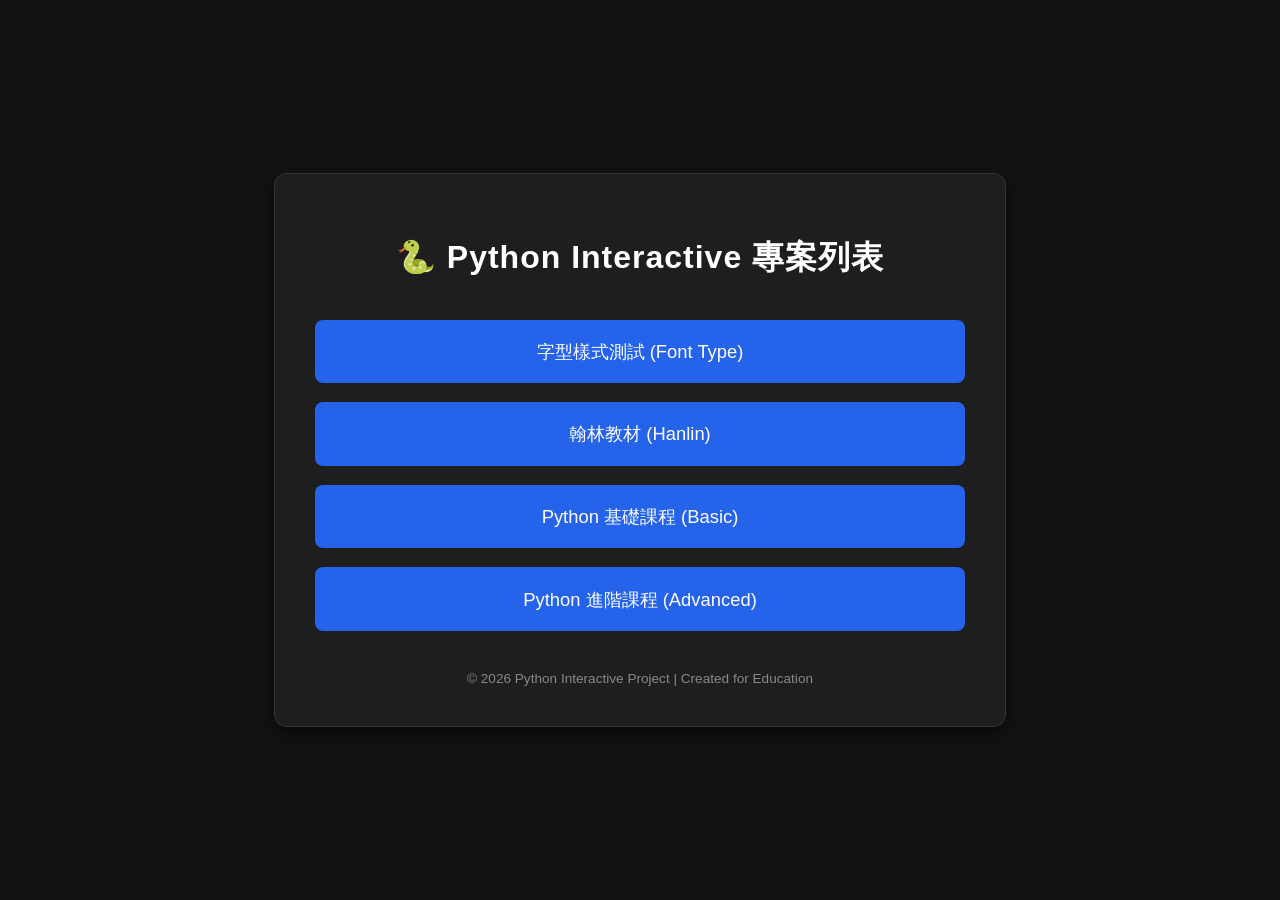
<file: index.html>
<!DOCTYPE html>
<html lang="zh-TW">
<head>
    <meta charset="UTF-8">
    <meta name="viewport" content="width=device-width, initial-scale=1.0">
    <title>Python Interactive 專案首頁</title>
    <style>
        body {
            font-family: "Microsoft JhengHei", Arial, sans-serif;
            margin: 0;
            padding: 0;
            background-color: #121212; /* 深色背景 */
            color: #e0e0e0; /* 淺色文字 */
            display: flex;
            justify-content: center;
            align-items: center;
            min-height: 100vh;
        }
        .container {
            background-color: #1e1e1e; /* 容器背景 */
            padding: 2.5rem;
            border-radius: 12px;
            box-shadow: 0 8px 16px rgba(0, 0, 0, 0.5);
            text-align: center;
            max-width: 650px;
            width: 90%;
            border: 1px solid #333;
        }
        h1 {
            color: #ffffff;
            margin-bottom: 2.5rem;
            letter-spacing: 1px;
        }
        .link-list {
            list-style: none;
            padding: 0;
        }
        .link-list li {
            margin: 1.2rem 0;
        }
        .link-btn {
            display: block;
            text-decoration: none;
            background-color: #2563eb;
            color: white;
            padding: 1.2rem 1.5rem;
            border-radius: 8px;
            transition: all 0.3s ease;
            font-size: 1.15rem;
            font-weight: 500;
        }
        .link-btn:hover {
            background-color: #1d4ed8;
            transform: translateY(-2px);
            box-shadow: 0 4px 12px rgba(37, 99, 235, 0.3);
        }
        .footer {
            margin-top: 2.5rem;
            font-size: 0.85rem;
            color: #888;
        }
    </style>
</head>
<body>

<div class="container">
    <h1>🐍 Python Interactive 專案列表</h1>
    <ul class="link-list">
        <li>
            <a href="font_type/font_type_final.html" class="link-btn">字型樣式測試 (Font Type)</a>
        </li>
        <li>
            <a href="Hanlin/HanLin_course_final.html" class="link-btn">翰林教材 (Hanlin)</a>
        </li>
        <li>
            <a href="python_basic/python_basic_final.html" class="link-btn">Python 基礎課程 (Basic)</a>
        </li>
        <li>
            <a href="python_advanced/python_advanced_final.html" class="link-btn">Python 進階課程 (Advanced)</a>
        </li>
    </ul>
    <div class="footer">
        &copy; 2026 Python Interactive Project | Created for Education
    </div>
</div>

</body>
</html>
</file>
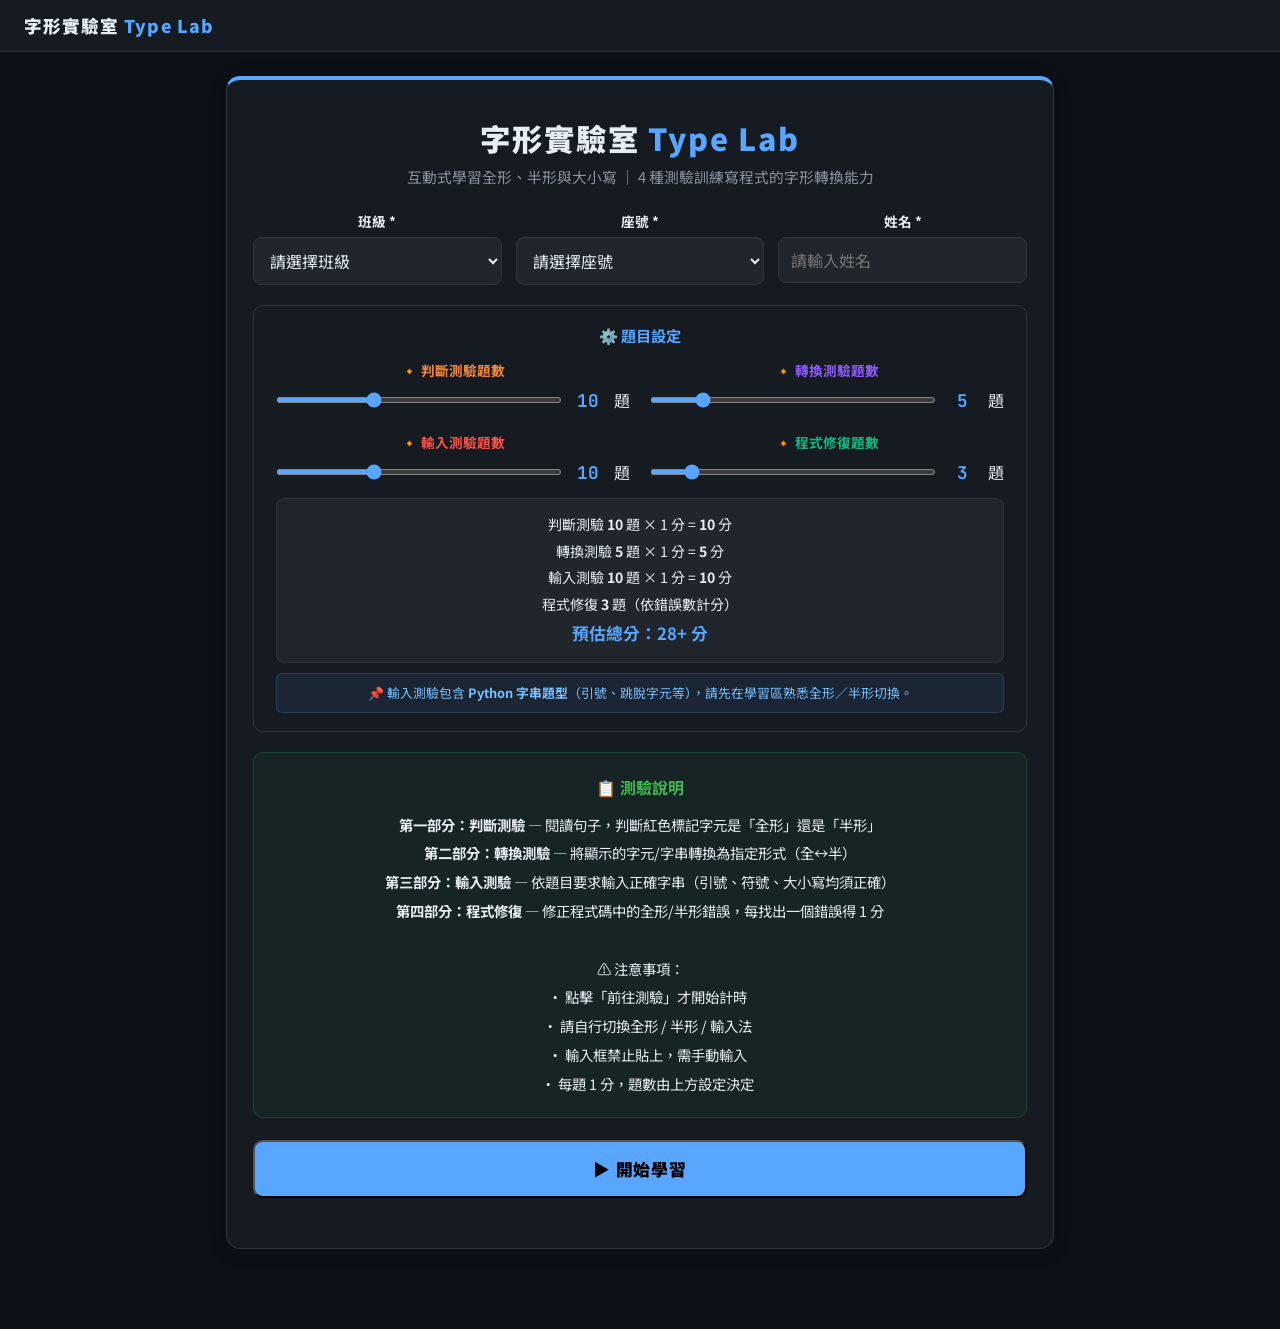
<file: font_type/font_type_final.html>
<!DOCTYPE html>
<html lang="zh-TW">
<head>
    <meta charset="UTF-8">
    <meta name="viewport" content="width=device-width, initial-scale=1.0">
    <title>字形實驗室 | Type Lab</title>
    <link href="https://fonts.googleapis.com/css2?family=Noto+Sans+TC:wght@400;500;700;900&family=JetBrains+Mono:wght@400;700&display=swap" rel="stylesheet">
    <link rel="stylesheet" href="style.css">
</head>
<body>

<header class="site-header">
    <h1>字形實驗室 <span>Type Lab</span></h1>
    <div id="timer-display">00:00</div>
</header>

<div class="main-wrap">

<!-- ══════════════════════════
     PAGE 0  說明頁
══════════════════════════ -->
<div id="page-intro">
<div class="card c-intro">
<div class="intro-hero">
    <div class="big-title">字形實驗室 <span>Type Lab</span></div>
    <p>互動式學習全形、半形與大小寫 ｜ 4 種測驗訓練寫程式的字形轉換能力</p>

    <!-- 學生資料 -->
    <div class="student-form">
        <div class="form-group">
            <label>班級 *</label>
            <select id="sel-class">
                <option value="">請選擇班級</option>
            </select>
        </div>
        <div class="form-group">
            <label>座號 *</label>
            <select id="sel-seat">
                <option value="">請選擇座號</option>
            </select>
        </div>
        <div class="form-group">
            <label>姓名 *</label>
            <input type="text" id="inp-name" placeholder="請輸入姓名" autocomplete="off"/>
        </div>
    </div>
    <div class="form-err" id="form-err" role="alert" style="display:none"></div>

    <!-- 題數設定 -->
    <div class="quiz-settings">
        <h3>⚙️ 題目設定</h3>
        <div class="settings-grid" style="grid-template-columns:1fr 1fr;">
            <div class="setting-item">
                <label style="color:#f0883e;">🔸 判斷測驗題數</label>
                <div class="slider-row">
                    <input type="range" id="slider-id" min="5" max="20" value="10"
                           oninput="updateSettings()"/>
                    <span class="slider-val" id="val-id">10</span> 題
                </div>
            </div>
            <div class="setting-item">
                <label style="color:#8b5cf6;">🔸 轉換測驗題數</label>
                <div class="slider-row">
                    <input type="range" id="slider-conv" min="3" max="15" value="5"
                           oninput="updateSettings()"/>
                    <span class="slider-val" id="val-conv">5</span> 題
                </div>
            </div>
            <div class="setting-item">
                <label style="color:#f85149;">🔸 輸入測驗題數</label>
                <div class="slider-row">
                    <input type="range" id="slider-quiz" min="5" max="20" value="10"
                           oninput="updateSettings()"/>
                    <span class="slider-val" id="val-quiz">10</span> 題
                </div>
            </div>
            <div class="setting-item">
                <label style="color:#10b981;">🔸 程式修復題數</label>
                <div class="slider-row">
                    <input type="range" id="slider-repair" min="2" max="10" value="3"
                           oninput="updateSettings()"/>
                    <span class="slider-val" id="val-repair">3</span> 題
                </div>
            </div>
        </div>
        <div class="score-preview" id="score-preview">
            判斷測驗 <b>10</b> 題 × 1 分 = <b>10</b> 分<br>
            轉換測驗 <b>5</b> 題 × 1 分 = <b>5</b> 分<br>
            輸入測驗 <b>10</b> 題 × 1 分 = <b>10</b> 分<br>
            程式修復 <b>3</b> 題（依錯誤數計分）<br>
            <span class="sp-total">預估總分：25+ 分</span>
        </div>
        <div class="lock-note" id="lock-note" style="display:none">🔒 測驗模式：題數已由老師鎖定，無法調整</div>
        <div class="guaranteed-note">
            📌 輸入測驗包含 <b>Python 字串題型</b>（引號、跳脫字元等），請先在學習區熟悉全形／半形切換。
        </div>
    </div>

    <!-- 規則 -->
    <div class="rules-box">
        <h3>📋 測驗說明</h3>
        <b>第一部分：判斷測驗</b> — 閱讀句子，判斷紅色標記字元是「全形」還是「半形」<br>
        <b>第二部分：轉換測驗</b> — 將顯示的字元/字串轉換為指定形式（全↔半）<br>
        <b>第三部分：輸入測驗</b> — 依題目要求輸入正確字串（引號、符號、大小寫均須正確）<br>
        <b>第四部分：程式修復</b> — 修正程式碼中的全形/半形錯誤，每找出一個錯誤得 1 分<br><br>
        ⚠️ 注意事項：<br>
        　• 點擊「前往測驗」才開始計時<br>
        　• 請自行切換全形 / 半形 / 輸入法<br>
        　• 輸入框禁止貼上，需手動輸入<br>
        　• 每題 1 分，題數由上方設定決定
    </div>

    <button class="btn-start" onclick="goToLearn()">▶ 開始學習</button>
    <button class="btn-retry" id="btn-resume" style="display:none;margin-top:10px" onclick="restoreProgress()">↩️ 繼續上次未完成的作答</button>
</div>
</div>
</div>

<!-- ══════════════════════════
     PAGE 1  學習區
══════════════════════════ -->
<div id="page-learn" style="display:none">

    <div class="card c-case">
        <h2>1. 英文大小寫 (Case Sensitivity)</h2>
        <div class="card-desc">英文有大小寫之分，但<b>中文沒有</b>。點擊下方按鈕或輸入文字體驗差異。</div>
        <div class="case-controls">
            <button class="btn btn-case" onclick="setCase('upper',this)">全部大寫 (UPPER)</button>
            <button class="btn btn-case" onclick="setCase('lower',this)">全部小寫 (lower)</button>
            <button class="btn btn-case active" onclick="setCase('original',this)">還原</button>
        </div>
        <div class="textarea-wrapper grid-bg">
            <textarea id="caseInput">Type English here...</textarea>
        </div>
    </div>

    <div class="card c-width">
        <h2>2. 全形與半形 (Width Comparison)</h2>
        <div class="card-desc">觀察背景格線：<b>半形字</b>佔半格或一格，<b>全形字</b>佔兩格（正方形）。試著輸入：123, abc, ( )</div>
        <div class="comparison-box">
            <div class="input-group">
                <label class="label-half">🔵 半形 / 原始輸入</label>
                <div class="textarea-wrapper grid-bg"><textarea id="halfInput">Hello,123</textarea></div>
            </div>
            <div class="input-group">
                <label class="label-full">🟢 全形 / 自動轉換</label>
                <div class="textarea-wrapper grid-bg"><textarea id="fullOutput" readonly></textarea></div>
            </div>
        </div>
    </div>

    <div class="card c-rule">
        <h2>⚡ 3. 程式碼字形規則</h2>
        <div class="card-desc">
            <p style="color:#f0883e;font-weight:700;margin-bottom:10px;">
                ⚠️ 在程式碼中，幾乎所有字元都應該使用半形！
            </p>
            <table style="width:100%;border-collapse:collapse;font-size:.82rem;line-height:2.1;margin-bottom:10px;">
                <thead>
                    <tr style="border-bottom:2px solid var(--border);">
                        <th style="text-align:left;padding:4px 8px;width:22%;">類別</th>
                        <th style="text-align:left;padding:4px 8px;width:32%;">說明</th>
                        <th style="text-align:left;padding:4px 8px;">應使用半形（範例）</th>
                    </tr>
                </thead>
                <tbody>
                    <tr style="border-bottom:1px solid var(--grid-line);">
                        <td style="padding:4px 8px;font-weight:700;">英文字母</td>
                        <td style="padding:4px 8px;">關鍵字、變數、字串內容</td>
                        <td style="padding:4px 8px;font-family:'JetBrains Mono',monospace;">print name Hello a~z A~Z</td>
                    </tr>
                    <tr style="border-bottom:1px solid var(--grid-line);">
                        <td style="padding:4px 8px;font-weight:700;">數字</td>
                        <td style="padding:4px 8px;">數值、索引、編號</td>
                        <td style="padding:4px 8px;font-family:'JetBrains Mono',monospace;">0~9 &nbsp; x = 10 &nbsp; list[0]</td>
                    </tr>
                    <tr style="border-bottom:1px solid var(--grid-line);">
                        <td style="padding:4px 8px;font-weight:700;">運算子</td>
                        <td style="padding:4px 8px;">算術、比較、指定</td>
                        <td style="padding:4px 8px;font-family:'JetBrains Mono',monospace;">+ &minus; * / = == != &lt; &gt;</td>
                    </tr>
                    <tr style="border-bottom:1px solid var(--grid-line);">
                        <td style="padding:4px 8px;font-weight:700;">括號</td>
                        <td style="padding:4px 8px;">函式呼叫、區塊、陣列</td>
                        <td style="padding:4px 8px;font-family:'JetBrains Mono',monospace;">( ) [ ] { }</td>
                    </tr>
                    <tr style="border-bottom:1px solid var(--grid-line);">
                        <td style="padding:4px 8px;font-weight:700;">引號</td>
                        <td style="padding:4px 8px;">字串邊界</td>
                        <td style="padding:4px 8px;font-family:'JetBrains Mono',monospace;">&quot; &quot; &apos; &apos;</td>
                    </tr>
                    <tr style="border-bottom:1px solid var(--grid-line);">
                        <td style="padding:4px 8px;font-weight:700;">標點符號</td>
                        <td style="padding:4px 8px;">語法分隔、逗點、冒號</td>
                        <td style="padding:4px 8px;font-family:'JetBrains Mono',monospace;">, ; : . # @ % _</td>
                    </tr>
                    <tr>
                        <td style="padding:4px 8px;font-weight:700;">斜線</td>
                        <td style="padding:4px 8px;">路徑、跳脫、註解</td>
                        <td style="padding:4px 8px;font-family:'JetBrains Mono',monospace;">/ \</td>
                    </tr>
                </tbody>
            </table>
            <p style="margin-top:8px;">
                ✅ 字串內容中的中文可以使用全形標點，如 <code style="font-family:'JetBrains Mono',monospace;background:#21262d;padding:1px 5px;border-radius:4px;font-size:.85rem;">print(&quot;你好，世界！&quot;)</code>
            </p>
            <p style="color:#f85149;font-weight:600;">
                ❌ 但引號、括號、逗號、冒號等<u>語法本身</u>一律必須半形
            </p>
            <p style="margin-top:10px;background:rgba(88,166,255,0.08);border:1px solid rgba(88,166,255,0.2);border-radius:6px;padding:8px 12px;font-weight:700;">
                💡 記憶口訣：&nbsp;<span style="color:var(--accent);">寫程式用半形，字串中文可全形</span>
            </p>
        </div>
    </div>

    <div class="card c-key">
        <h2>4. 鍵盤切換指南</h2>
        <div class="switch-tabs">
            <div class="tab active" data-tab="win-half-full" onclick="showTab('win-half-full')">全形/半形</div>
            <div class="tab" data-tab="win-case" onclick="showTab('win-case')">大小寫</div>
            <div class="tab" data-tab="win-ime" onclick="showTab('win-ime')">中英模式</div>
            <div class="tab" data-tab="mac-ime" onclick="showTab('mac-ime')">macOS</div>
            <div class="tab" data-tab="mobile-ime" onclick="showTab('mobile-ime')">手機/平板</div>
        </div>
        <div id="instruction-text" class="card-desc"></div>
        <div class="keyboard-visual" id="keyboard-visual"></div>
    </div>

    <button class="btn-to-quiz" onclick="goToQuiz()">✏️ 前往測驗（開始計時）</button>
</div>

<!-- ══════════════════════════
     PAGE 2  測驗區
══════════════════════════ -->
<div id="page-quiz" style="display:none">

    <!-- 判斷測驗 -->
    <div class="card identify-card">
        <h2>判斷測驗 <span class="badge badge-wait" id="id-badge">未完成</span></h2>
        <div class="card-desc">
            閱讀下方句子，判斷 <span style="color:#dc2626;font-weight:700;text-decoration:underline;">紅色底線字元</span>
            是「半形」還是「全形」。每題 1 分。
        </div>
        <div class="q-progress" id="id-progress">第 1 題 / 共 ? 題</div>
        <div class="progress-wrap"><div class="progress-fill pf-id" id="id-bar" style="width:0%"></div></div>
        <div class="id-q-label">請判斷句子中紅色底線字元的字形類型：<span class="kbd-hint">（可按 1 = 半形／2 = 全形）</span></div>
        <div class="id-sentence-box" id="id-sentence"></div>
        <div class="id-btns">
            <button class="btn btn-half" id="btn-id-half" onclick="answerIdentify('half')">🔵 半形 Half-width</button>
            <button class="btn btn-full" id="btn-id-full" onclick="answerIdentify('full')">🟢 全形 Full-width</button>
        </div>
        <div class="feedback-box" id="id-feedback" aria-live="polite"></div>
        <div class="section-done" id="id-done">
            ✅ 判斷測驗完成！得分：<span id="id-score-text">0</span> / <span id="id-total-text">0</span><br>
            <small style="color:#555;font-weight:400">請繼續完成下方轉換測驗</small>
        </div>
    </div>

    <!-- 🔸 轉換測驗 -->
    <div class="card c-conv">
        <h2>轉換測驗 <span class="badge badge-wait" id="conv-badge">未完成</span></h2>
        <div class="card-desc">
            將顯示的字元或字串轉換為指定的形式（全形→半形 或 半形→全形）。每題 1 分。<br>
            ⚠️ 請手動切換輸入法，輸入框禁止貼上。按 Enter 或點「確認」送出。
        </div>
        <div class="q-progress" id="conv-progress">第 1 題 / 共 ? 題</div>
        <div class="progress-wrap"><div class="progress-fill pf-conv" id="conv-bar" style="width:0%"></div></div>
        <div class="id-q-label" id="conv-label">載入中…</div>
        <div class="id-sentence-box" id="conv-display" style="font-size:1.8rem;text-align:center;letter-spacing:.15em;"></div>
        <div class="quiz-answer-row">
            <input type="text" class="quiz-input" id="conv-input"
                   placeholder="在此輸入轉換結果" autocomplete="new-password"
                   autocorrect="off" autocapitalize="off" spellcheck="false" inputmode="text"/>
            <button type="button" class="btn btn-submit-quiz" onclick="submitConvAnswer()">確認送出</button>
            <button type="button" class="btn btn-skip" onclick="skipConvQuestion()">跳過（0 分）</button>
        </div>
        <div class="input-meta"><span class="ime-hint" id="conv-ime"></span><span class="len-count" id="conv-len"></span><span class="width-badge" id="conv-width"></span></div>
        <div class="feedback-box" id="conv-feedback" aria-live="polite">
            <div id="conv-fb-text"></div>
            <div class="char-diff" id="conv-char-diff"></div>
        </div>
        <div class="section-done" id="conv-done">
            ✅ 轉換測驗完成！得分：<span id="conv-score-text">0</span> / <span id="conv-total-text">0</span><br>
            <small style="color:#555;font-weight:400">請繼續完成下方輸入測驗</small>
        </div>
    </div>

    <!-- 輸入測驗 -->
    <div class="card quiz-input-card">
        <h2>輸入測驗 <span class="badge badge-wait" id="quiz-badge">未完成</span></h2>
        <div class="card-desc">
            依題目要求，切換輸入法並輸入正確字串（含引號、符號、大小寫均須完全正確）。每題 1 分。<br>
            ⚠️ 輸入框禁止貼上，需手動輸入。按 Enter 或點「確認」送出。
        </div>
        <div class="q-progress" id="quiz-progress">第 1 題 / 共 ? 題</div>
        <div class="progress-wrap"><div class="progress-fill pf-quiz" id="quiz-bar" style="width:0%"></div></div>
        <div class="quiz-q-box" id="quiz-question">載入中…</div>
        <div class="quiz-answer-row">
            <input type="text" class="quiz-input" id="quiz-input"
                   placeholder="在此輸入" autocomplete="new-password"
                   autocorrect="off" autocapitalize="off" spellcheck="false" inputmode="text"/>
            <button type="button" class="btn btn-submit-quiz" onclick="submitQuizAnswer()">確認送出</button>
            <button type="button" class="btn btn-skip" onclick="skipQuizQuestion()">跳過（0 分）</button>
        </div>
        <div class="input-meta"><span class="ime-hint" id="quiz-ime"></span><span class="len-count" id="quiz-len"></span><span class="width-badge" id="quiz-width"></span></div>
        <div class="feedback-box" id="quiz-feedback" aria-live="polite">
            <div id="quiz-fb-text"></div>
            <div class="char-diff" id="char-diff"></div>
        </div>
        <div class="section-done" id="quiz-done">
            ✅ 輸入測驗完成！得分：<span id="quiz-score-text">0</span> / <span id="quiz-total-text">0</span><br>
            <small style="color:#555;font-weight:400">請繼續完成下方程式修復</small>
        </div>
    </div>

    <!-- 🔸 程式修復 -->
    <div class="card c-repair">
        <h2>程式修復 <span class="badge badge-wait" id="repair-badge">未完成</span></h2>
        <div class="card-desc">
            以下程式碼含有全形/半形錯誤，請輸入<b>修正後的完整版本</b>。每找出一個錯誤得 1 分。<br>
            ⚠️ 輸入框禁止貼上，需手動輸入。Enter 換行，<b>Ctrl+Enter</b> 或點「確認」送出。
        </div>
        <div class="q-progress" id="repair-progress">第 1 題 / 共 ? 題</div>
        <div class="progress-wrap"><div class="progress-fill pf-repair" id="repair-bar" style="width:0%"></div></div>
        <div class="id-q-label">修正以下程式碼中的全形/半形錯誤：</div>
        <div class="quiz-q-box" id="repair-display" style="font-size:1.15rem;"></div>
        <div class="quiz-answer-row quiz-answer-col">
            <textarea class="quiz-input quiz-textarea" id="repair-input"
                   placeholder="在此輸入修正後的程式碼（Enter 換行，Ctrl+Enter 送出）" autocomplete="new-password"
                   autocorrect="off" autocapitalize="off" spellcheck="false" inputmode="text" rows="3"></textarea>
            <div class="quiz-btn-col">
                <button type="button" class="btn btn-submit-quiz" onclick="submitRepairAnswer()">確認送出</button>
                <button type="button" class="btn btn-skip" onclick="skipRepairQuestion()">跳過（0 分）</button>
            </div>
        </div>
        <div class="input-meta"><span class="ime-hint" id="repair-ime"></span><span class="len-count" id="repair-len"></span><span class="width-badge" id="repair-width"></span></div>
        <div class="feedback-box" id="repair-feedback" aria-live="polite">
            <div id="repair-fb-text"></div>
            <div class="char-diff" id="repair-char-diff"></div>
            <div class="diff-hint" id="repair-score-detail" style="display:none;"></div>
        </div>
        <div class="section-done" id="repair-done">
            ✅ 程式修復完成！得分：<span id="repair-score-text">0</span> / <span id="repair-total-text">0</span><br>
            <small style="color:#555;font-weight:400">請點擊下方按鈕查看成績並送出</small>
        </div>
    </div>

    <button class="btn-view-result" onclick="goToResult()">📊 查看成績與送出</button>
</div>

<!-- ══════════════════════════
     PAGE 3  結果頁
══════════════════════════ -->
<div id="page-result" style="display:none">
<div class="card c-result">

    <div class="result-hero">
        <div class="score-circle">
            <div class="score-num" id="res-total">0</div>
            <div class="score-denom" id="res-denom">/ 0</div>
        </div>
        <div class="student-name" id="res-name"></div>
        <div class="time-taken" id="res-time"></div>
    </div>

    <div class="score-breakdown">
        <div class="score-part sp-id">
            <div class="part-num" id="res-id">0</div>
            <div class="part-denom" id="res-id-denom">判斷測驗 / 0</div>
        </div>
        <div class="score-part sp-id" style="border-color:#8b5cf6;background:rgba(139,92,246,0.08);">
            <div class="part-num" id="res-conv" style="color:#8b5cf6;">0</div>
            <div class="part-denom" id="res-conv-denom">轉換測驗 / 0</div>
        </div>
        <div class="score-part sp-quiz">
            <div class="part-num" id="res-quiz">0</div>
            <div class="part-denom" id="res-quiz-denom">輸入測驗 / 0</div>
        </div>
        <div class="score-part sp-quiz" style="border-color:#10b981;background:rgba(16,185,129,0.08);">
            <div class="part-num" id="res-repair" style="color:#10b981;">0</div>
            <div class="part-denom" id="res-repair-denom">程式修復 / 0</div>
        </div>
    </div>

    <hr class="divider">
    <div class="sec-title">📊 答題分類分析</div>
    <div id="cat-rows" style="margin-bottom:18px"></div>

    <hr class="divider">
    <div id="wrong-section">
        <div class="sec-title">❌ 答錯題目複習</div>
        <div id="wrong-items" style="margin-bottom:18px"></div>
        <hr class="divider">
    </div>

    <div class="sec-title">📋 逐題明細</div>
    <div style="overflow-x:auto;margin-bottom:20px">
        <table class="detail-table">
            <thead>
                <tr><th>#</th><th>類型</th><th>題目摘要</th><th>你的答案</th><th>正確答案</th><th>結果</th></tr>
            </thead>
            <tbody id="detail-tbody"></tbody>
        </table>
    </div>

    <hr class="divider">
    <div class="card-desc auto-status" id="auto-status">⏳ 成績計算中…</div>
    <button class="btn-submit-gas" id="btn-gas" onclick="submitToGAS(false)">📤 送出成績到 Google 試算表</button>
    <div class="submit-msg" id="submit-msg" aria-live="polite"></div>
    <button class="btn-retry" onclick="confirmRetry()">🔄 重新作答</button>
</div>
</div>

</div><!-- /main-wrap -->

<script src="questions.js"></script>
<script src="app.js"></script>

<!--
═══════════════════════════════════════════════════════
📋 GAS 部署說明（單一真相來源：同目錄 gas_setup.txt）
───────────────────────────────────────────────
Google Apps Script 程式碼與部署步驟請見 gas_setup.txt，
請勿在此維護第二份範本（避免欄位漂移）。
前端 payload 欄位：timestamp(ISO8601) / cls / seat / name /
idCount,convCount,quizCount,repairCount /
identifyScore,convScore,quizScore,repairScore /
totalScore,maxScore / timeTaken,timeSeconds /
categoryStats / details[] / attemptId
═══════════════════════════════════════════════════════
-->
</body>
</html>
</file>
<file: font_type/style.css>
:root {
    --bg:#0d1117; --card:#161b22; --text:#e6edf3; --muted:#8b949e;
    --half-color:#79c0ff; --half-bg:rgba(88,166,255,0.12);
    --full-color:#3fb950; --full-bg:rgba(63,185,80,0.12);
    --quiz-color:#f85149; --identify-color:#f0883e;
    --accent:#58a6ff; --grid-line:#21262d; --border:#30363d;
    --header-bg:#161b22;
}
*{box-sizing:border-box;margin:0;padding:0;}
body{-webkit-user-select:none;-moz-user-select:none;user-select:none;}
textarea,input,select{-webkit-user-select:text;-moz-user-select:text;user-select:text;}
body{font-family:'Noto Sans TC',"Microsoft JhengHei",sans-serif;background:var(--bg);color:var(--text);min-height:100vh;}

/* Header */
::-webkit-scrollbar{width:6px;}
::-webkit-scrollbar-track{background:transparent;}
::-webkit-scrollbar-thumb{background:var(--border);border-radius:3px;}

.site-header{background:var(--header-bg);color:var(--text);padding:13px 24px;display:flex;align-items:center;justify-content:space-between;position:sticky;top:0;z-index:200;border-bottom:1px solid var(--border);}
.site-header h1{font-size:1.1rem;font-weight:900;letter-spacing:.06em;}
.site-header h1 span{color:var(--accent);}
#timer-display{font-family:'JetBrains Mono',monospace;font-size:1.35rem;font-weight:700;background:rgba(255,255,255,.1);padding:5px 15px;border-radius:8px;letter-spacing:.1em;color:#fbbf24;display:none;}
#timer-display.running{display:block;}

.main-wrap{max-width:860px;margin:0 auto;padding:24px 16px 60px;}

/* Card */
.card{background:var(--card);border-radius:14px;box-shadow:0 2px 16px rgba(0,0,0,.3);padding:26px;margin-bottom:20px;border:1px solid var(--border);border-top:4px solid transparent;}
.card h2{font-size:1.1rem;font-weight:700;margin-bottom:14px;display:flex;align-items:center;gap:10px;flex-wrap:wrap;}
.card-desc{font-size:.88rem;color:var(--muted);background:#21262d;border:1px solid var(--border);padding:11px 14px;border-radius:8px;margin-bottom:16px;line-height:1.75;}

/* Grid bg */
.grid-bg{background-image:linear-gradient(var(--grid-line) 1px,transparent 1px),linear-gradient(90deg,var(--grid-line) 1px,transparent 1px);background-size:20px 20px;background-position:-1px -1px;background-color:#0d1117;}

/* Progress */
.progress-wrap{background:#21262d;border-radius:99px;height:8px;margin-bottom:14px;overflow:hidden;}
.progress-fill{height:100%;border-radius:99px;transition:width .4s ease;}
.pf-id{background:linear-gradient(90deg,#f0883e,#d18616);}
.pf-conv{background:linear-gradient(90deg,#8b5cf6,#6d28d9);}
.pf-quiz{background:linear-gradient(90deg,#f85149,#da3633);}
.pf-repair{background:linear-gradient(90deg,#10b981,#059669);}

/* Badge */
.badge{font-size:.72rem;padding:3px 10px;border-radius:99px;font-weight:600;}
.badge-wait{background:rgba(227,179,65,0.15);color:#e3b341;border:1px solid rgba(227,179,65,0.3);}
.badge-done{background:rgba(63,185,80,0.15);color:#3fb950;border:1px solid rgba(63,185,80,0.3);}

/* Buttons */
.btn{padding:9px 20px;border:none;border-radius:8px;cursor:pointer;font-weight:700;font-family:inherit;font-size:.9rem;transition:all .15s;}
.btn:active{transform:translateY(1px);}
.btn:disabled{opacity:.4;cursor:not-allowed;}

/* Intro page */
.intro-hero{text-align:center;padding:10px 0 24px;}
.big-title{font-size:1.9rem;font-weight:900;letter-spacing:.06em;margin-bottom:6px;}
.big-title span{color:var(--accent);}
.intro-hero>p{color:var(--muted);font-size:.92rem;margin-bottom:24px;}

.student-form{display:grid;grid-template-columns:1fr 1fr 1fr;gap:14px;margin-bottom:20px;}
@media(max-width:580px){.student-form{grid-template-columns:1fr;}}
.form-group label{display:block;font-weight:700;font-size:.85rem;margin-bottom:6px;}
.form-group select,.form-group input{width:100%;padding:10px 12px;border:1px solid var(--border);border-radius:8px;font-size:1rem;font-family:inherit;outline:none;background:#21262d;color:var(--text);transition:border-color .15s;}
.form-group select:focus,.form-group input:focus{border-color:var(--accent);}

/* 題數設定 */
.quiz-settings{background:#161b22;border:1px solid #30363d;border-radius:10px;padding:18px 22px;margin-bottom:20px;}
.quiz-settings h3{color:var(--accent);font-size:.95rem;font-weight:700;margin-bottom:14px;}
.settings-grid{display:grid;grid-template-columns:1fr 1fr;gap:20px;}
@media(max-width:500px){.settings-grid{grid-template-columns:1fr;}}
.setting-item label{display:block;font-size:.85rem;font-weight:700;margin-bottom:8px;color:var(--text);}
.slider-row{display:flex;align-items:center;gap:12px;}
.slider-row input[type=range]{flex:1;height:6px;accent-color:var(--accent);cursor:pointer;}
.slider-val{font-family:'JetBrains Mono',monospace;font-size:1.1rem;font-weight:700;color:var(--accent);min-width:28px;text-align:center;}
.score-preview{margin-top:14px;background:#21262d;border:1px solid #30363d;border-radius:8px;padding:12px 16px;font-size:.88rem;line-height:1.9;color:var(--text);}
.score-preview .sp-total{font-size:1.05rem;font-weight:700;color:var(--accent);}
.guaranteed-note{margin-top:10px;font-size:.8rem;color:#79c0ff;background:rgba(88,166,255,0.08);border:1px solid rgba(88,166,255,0.2);border-radius:6px;padding:8px 12px;line-height:1.7;}

.rules-box{background:rgba(63,185,80,0.06);border:1px solid rgba(63,185,80,0.2);border-radius:10px;padding:18px 22px;margin-bottom:22px;font-size:.9rem;line-height:2;}
.rules-box h3{color:#3fb950;margin-bottom:8px;font-size:1rem;}

.btn-start,.btn-to-quiz,.btn-view-result,.btn-submit-gas,.btn-retry{width:100%;border-radius:10px;cursor:pointer;font-weight:700;font-family:inherit;}
.btn-start{padding:15px;background:var(--accent);color:#000;font-size:1.05rem;font-weight:900;letter-spacing:.05em;transition:background .2s;}
.btn-start:hover{background:#79b8ff;}

/* Learn page */
.case-controls{display:flex;gap:10px;margin-bottom:14px;flex-wrap:wrap;}
.btn-case{background:rgba(188,140,255,0.1);color:#bc8cff;border:1px solid rgba(188,140,255,0.3);}
.btn-case:hover,.btn-case.active{background:#bc8cff;color:#000;}
.comparison-box{display:grid;grid-template-columns:1fr 1fr;gap:18px;}
@media(max-width:540px){.comparison-box{grid-template-columns:1fr;}}
.input-group label{display:block;font-weight:700;font-size:.85rem;margin-bottom:6px;}
.label-half{color:var(--half-color);}
.label-full{color:var(--full-color);}
textarea{width:100%;height:120px;font-family:'JetBrains Mono','Courier New',monospace;font-size:20px;line-height:20px;padding:0;border:1px solid var(--border);resize:none;outline:none;letter-spacing:0;background:#0d1117;color:var(--text);}
.textarea-wrapper{padding:10px;border:1px solid var(--border);border-radius:6px;background:#0d1117;}
#halfInput{background:rgba(88,166,255,0.08);color:var(--half-color);}
#fullOutput{background:rgba(63,185,80,0.08);color:var(--full-color);}
.switch-tabs{display:flex;border-bottom:1px solid var(--border);margin-bottom:14px;flex-wrap:wrap;}
.tab{padding:10px 18px;cursor:pointer;opacity:.5;font-size:.9rem;color:var(--muted);}
.tab.active{opacity:1;border-bottom:3px solid var(--accent);font-weight:700;color:var(--accent);}
.keyboard-visual{display:flex;justify-content:center;gap:10px;margin-top:18px;flex-wrap:wrap;}
.key{border:2px solid var(--border);border-radius:6px;padding:10px 15px;font-family:'JetBrains Mono',monospace;font-weight:700;box-shadow:0 4px 0 #21262d;background:#21262d;color:var(--text);transition:.1s;font-size:.9rem;}
.key.active{transform:translateY(4px);box-shadow:none;background:rgba(88,166,255,0.2);border-color:var(--accent);color:var(--accent);}
.btn-to-quiz{padding:14px;background:#21262d;color:var(--text);border:1px solid var(--border);transition:all .2s;margin-top:6px;}
.btn-to-quiz:hover{border-color:var(--accent);color:var(--accent);}

/* Quiz page */
.identify-card{border-top-color:var(--identify-color);}
.quiz-input-card{border-top-color:var(--quiz-color);}
.q-progress{font-size:.85rem;color:var(--muted);text-align:center;margin-bottom:8px;}

.id-sentence-box{background:#21262d;border:2px dashed var(--identify-color);border-radius:10px;padding:20px 18px;font-family:'JetBrains Mono','Courier New',monospace;font-size:1.2rem;line-height:2;margin-bottom:16px;min-height:80px;word-break:break-all;color:var(--text);}
.id-sentence-box .mk{color:#f85149;text-decoration:underline;text-underline-offset:5px;font-weight:700;background:rgba(248,81,73,0.15);border-radius:4px;padding:0 4px;font-size:1.4rem;}
.id-q-label{font-size:.85rem;color:var(--muted);margin-bottom:10px;}
.id-btns{display:flex;gap:16px;justify-content:center;margin-bottom:14px;flex-wrap:wrap;}
.btn-half{background:var(--half-bg);color:var(--half-color);border:2px solid var(--half-color);padding:12px 28px;border-radius:8px;}
.btn-half:hover:not(:disabled){background:var(--half-color);color:#000;}
.btn-full{background:var(--full-bg);color:var(--full-color);border:2px solid var(--full-color);padding:12px 28px;border-radius:8px;}
.btn-full:hover:not(:disabled){background:var(--full-color);color:#000;}

.quiz-q-box{background:#21262d;border:2px solid rgba(248,81,73,0.4);border-radius:10px;padding:18px;font-size:1rem;line-height:1.85;margin-bottom:14px;color:var(--text);}
.answer-preview{font-family:'JetBrains Mono','Courier New',monospace;font-size:1.4rem;color:var(--text);background:#21262d;border-radius:6px;padding:8px 14px;margin-top:10px;display:inline-block;letter-spacing:.06em;}
.quiz-answer-row{display:flex;gap:10px;align-items:center;margin-bottom:12px;flex-wrap:wrap;}
.quiz-input{font-family:'JetBrains Mono','Courier New',monospace;font-size:1.45rem;padding:8px 14px;border:2px solid var(--border);border-radius:8px;flex:1;min-width:200px;outline:none;transition:border-color .15s;letter-spacing:.05em;background:#21262d;color:var(--text);}
.quiz-input:focus{border-color:var(--quiz-color);}
.btn-submit-quiz{background:var(--quiz-color);color:#fff;padding:10px 22px;border-radius:8px;white-space:nowrap;}
.btn-submit-quiz:hover:not(:disabled){background:#991b1b;}

.feedback-box{padding:12px 16px;border-radius:8px;font-size:.88rem;margin-bottom:10px;display:none;line-height:1.7;}
.feedback-box.correct{background:rgba(63,185,80,0.08);color:#3fb950;border:1px solid rgba(63,185,80,0.3);}
.feedback-box.wrong{background:rgba(248,81,73,0.08);color:#f85149;border:1px solid rgba(248,81,73,0.3);}

/* 逐字比對 */
.char-diff{font-family:'JetBrains Mono','Courier New',monospace;font-size:.88rem;margin-top:10px;background:#21262d;border:1px solid var(--border);border-radius:6px;padding:10px 12px;line-height:2.2;display:none;}
.diff-row{display:flex;gap:8px;align-items:baseline;flex-wrap:wrap;margin-bottom:2px;}
.diff-label{font-size:.78rem;color:var(--muted);width:72px;flex-shrink:0;font-family:inherit;}
.char-ok{color:#3fb950;}
.char-err{color:#f85149;font-weight:700;text-decoration:underline;}
.diff-hint{font-size:.82rem;color:#e3b341;margin-top:6px;font-family:inherit;}

.section-done{display:none;background:rgba(63,185,80,0.08);border:2px solid rgba(63,185,80,0.35);border-radius:10px;padding:18px;text-align:center;font-size:1rem;font-weight:700;color:#3fb950;margin-top:10px;}
.section-done.show{display:block;}

.btn-view-result{padding:14px;background:#3fb950;color:#000;border:none;transition:background .2s;margin-top:6px;}
.btn-view-result:hover{background:#2ea043;}

/* Result page */
.result-hero{text-align:center;padding:24px 0 18px;}
.score-circle{width:140px;height:140px;background:linear-gradient(135deg,#1f6feb,#58a6ff);border-radius:50%;display:flex;flex-direction:column;align-items:center;justify-content:center;margin:0 auto 14px;box-shadow:0 8px 24px rgba(88,166,255,.25);}
.score-num{font-size:2.4rem;font-weight:900;color:#fff;line-height:1;font-family:'JetBrains Mono',monospace;}
.score-denom{font-size:.85rem;color:rgba(255,255,255,.75);}
.student-name{font-size:1.05rem;font-weight:700;margin-bottom:4px;}
.time-taken{font-size:.85rem;color:var(--muted);}

.score-breakdown{display:grid;grid-template-columns:1fr 1fr;gap:14px;margin-bottom:18px;}
@media(max-width:460px){.score-breakdown{grid-template-columns:1fr;}}
.score-part{text-align:center;padding:16px;border-radius:10px;}
.sp-id{background:rgba(240,136,62,0.08);border:1px solid rgba(240,136,62,0.3);}
.sp-quiz{background:rgba(248,81,73,0.08);border:1px solid rgba(248,81,73,0.3);}
.part-num{font-size:1.9rem;font-weight:900;font-family:'JetBrains Mono',monospace;color:var(--text);}
.part-denom{font-size:.85rem;color:var(--muted);}

.cat-row{display:flex;align-items:center;gap:10px;margin-bottom:9px;font-size:.87rem;}
.cat-label{width:90px;flex-shrink:0;}
.cat-bar-wrap{flex:1;background:#21262d;border-radius:99px;height:10px;overflow:hidden;}
.cat-bar-fill{height:100%;border-radius:99px;transition:width .6s ease;}
.cat-score{width:44px;text-align:right;font-weight:700;font-family:'JetBrains Mono',monospace;font-size:.82rem;}
.cat-icon{font-size:.95rem;}

.wrong-item{background:#21262d;border:1px solid rgba(240,136,62,0.3);border-radius:8px;padding:12px 14px;margin-bottom:8px;font-size:.87rem;line-height:1.75;}
.wi-q{color:var(--muted);margin-bottom:4px;font-size:.82rem;}
.wi-yours{color:#f85149;}
.wi-correct{color:#3fb950;font-weight:700;}
.wi-diff{font-family:'JetBrains Mono','Courier New',monospace;font-size:.82rem;margin-top:6px;background:#161b22;border:1px solid var(--border);border-radius:5px;padding:7px 10px;line-height:2;}

.detail-table{width:100%;border-collapse:collapse;font-size:.82rem;}
.detail-table th{background:#21262d;padding:8px 10px;text-align:left;border-bottom:2px solid var(--border);font-weight:700;color:var(--text);}
.detail-table td{padding:7px 10px;border-bottom:1px solid #21262d;color:var(--text);}
.detail-table .mono{font-family:'JetBrains Mono',monospace;}
.detail-table tr.c-row td{background:rgba(63,185,80,0.05);}
.detail-table tr.w-row td{background:rgba(248,81,73,0.05);}

.divider{border:none;border-top:1px solid var(--border);margin:20px 0;}
.sec-title{font-size:.95rem;font-weight:700;margin-bottom:12px;color:var(--text);}

.btn-submit-gas{padding:14px;background:var(--accent);color:#000;border:none;transition:background .2s;margin-bottom:10px;}
.btn-submit-gas:hover{background:#79b8ff;}
.btn-submit-gas:disabled{background:#21262d;color:var(--muted);cursor:not-allowed;}
.gas-notice{font-size:.8rem;color:var(--muted);text-align:center;margin-bottom:10px;}
.submit-msg{display:none;text-align:center;padding:13px;border-radius:8px;font-weight:700;margin-top:8px;}
.submit-msg.ok{background:rgba(63,185,80,0.12);color:#3fb950;border:1px solid rgba(63,185,80,0.3);}
.submit-msg.err{background:rgba(248,81,73,0.12);color:#f85149;border:1px solid rgba(248,81,73,0.3);}
.btn-retry{padding:12px;background:transparent;color:var(--text);font-size:.95rem;border:1px solid var(--border);transition:all .2s;margin-top:8px;}
.btn-retry:hover{border-color:var(--accent);color:var(--accent);}

.c-case{border-top-color:#bc8cff;}
.c-width{border-top-color:var(--full-color);}
.c-rule{border-top-color:#f0883e;}
.c-conv{border-top-color:#8b5cf6;}
.c-repair{border-top-color:#10b981;}
.c-key{border-top-color:#e3b341;}
.c-intro{border-top-color:var(--accent);}
.c-result{border-top-color:var(--accent);}

/* ── P1/P2 新增：輸入輔助、跳過、教師模式、表單錯誤 ── */
.quiz-answer-col{align-items:stretch;}
.quiz-btn-col{display:flex;gap:10px;flex-wrap:wrap;}
.quiz-textarea{min-height:5.2rem;resize:vertical;line-height:1.9;font-size:1.15rem;
    font-family:'JetBrains Mono','Courier New',monospace;}
.input-meta{display:flex;gap:10px;align-items:center;flex-wrap:wrap;margin:-4px 0 12px;font-size:.78rem;}
.len-count{font-family:'JetBrains Mono',monospace;color:var(--muted);}
.width-badge{font-family:'JetBrains Mono',monospace;color:var(--half-color);
    background:var(--half-bg);border:1px solid rgba(88,166,255,.3);
    border-radius:99px;padding:2px 10px;}
.ime-hint{color:#e3b341;background:rgba(227,179,65,.08);
    border:1px solid rgba(227,179,65,.3);border-radius:99px;padding:2px 10px;font-weight:700;}
.ime-hint.ime-half{color:var(--half-color);background:var(--half-bg);border-color:rgba(88,166,255,.3);}
.ime-hint.ime-full{color:var(--full-color);background:var(--full-bg);border-color:rgba(63,185,80,.3);}
.btn-skip{background:transparent;color:var(--muted);border:1px solid var(--border);
    padding:10px 18px;border-radius:8px;white-space:nowrap;}
.btn-skip:hover:not(:disabled){color:#e3b341;border-color:#e3b341;}
.btn-next{background:rgba(63,185,80,.12);color:#3fb950;border:1px solid rgba(63,185,80,.4);
    padding:8px 18px;border-radius:8px;margin-top:10px;}
.btn-next:hover{background:rgba(63,185,80,.22);}
.lock-note{margin-top:10px;font-size:.82rem;color:#e3b341;background:rgba(227,179,65,.08);
    border:1px solid rgba(227,179,65,.3);border-radius:6px;padding:8px 12px;}
.form-err{color:#f85149;background:rgba(248,81,73,.08);border:1px solid rgba(248,81,73,.3);
    border-radius:8px;padding:10px 14px;font-size:.85rem;font-weight:700;margin-bottom:16px;}
.form-group .input-err{border-color:#f85149 !important;}
.kbd-hint{font-size:.75rem;color:var(--muted);}
.auto-status{text-align:center;font-weight:700;}
.toast{position:fixed;left:50%;bottom:28px;transform:translateX(-50%);
    background:#21262d;color:#e3b341;border:1px solid rgba(227,179,65,.5);
    border-radius:8px;padding:10px 18px;font-size:.85rem;font-weight:700;
    z-index:999;box-shadow:0 4px 16px rgba(0,0,0,.5);}

/* ── 無障礙：焦點可見、停用對比 ── */
.btn:focus-visible,.quiz-input:focus-visible,.btn-next:focus-visible,.btn-skip:focus-visible{
    outline:2px solid var(--accent);outline-offset:2px;}
.btn:disabled{opacity:1;background:#21262d;color:#6e7681;cursor:not-allowed;}
.btn-submit-quiz:disabled{background:#21262d;color:#6e7681;}
.btn-view-result:disabled,.btn-submit-gas:disabled{background:#21262d;color:#6e7681;}
</file>
